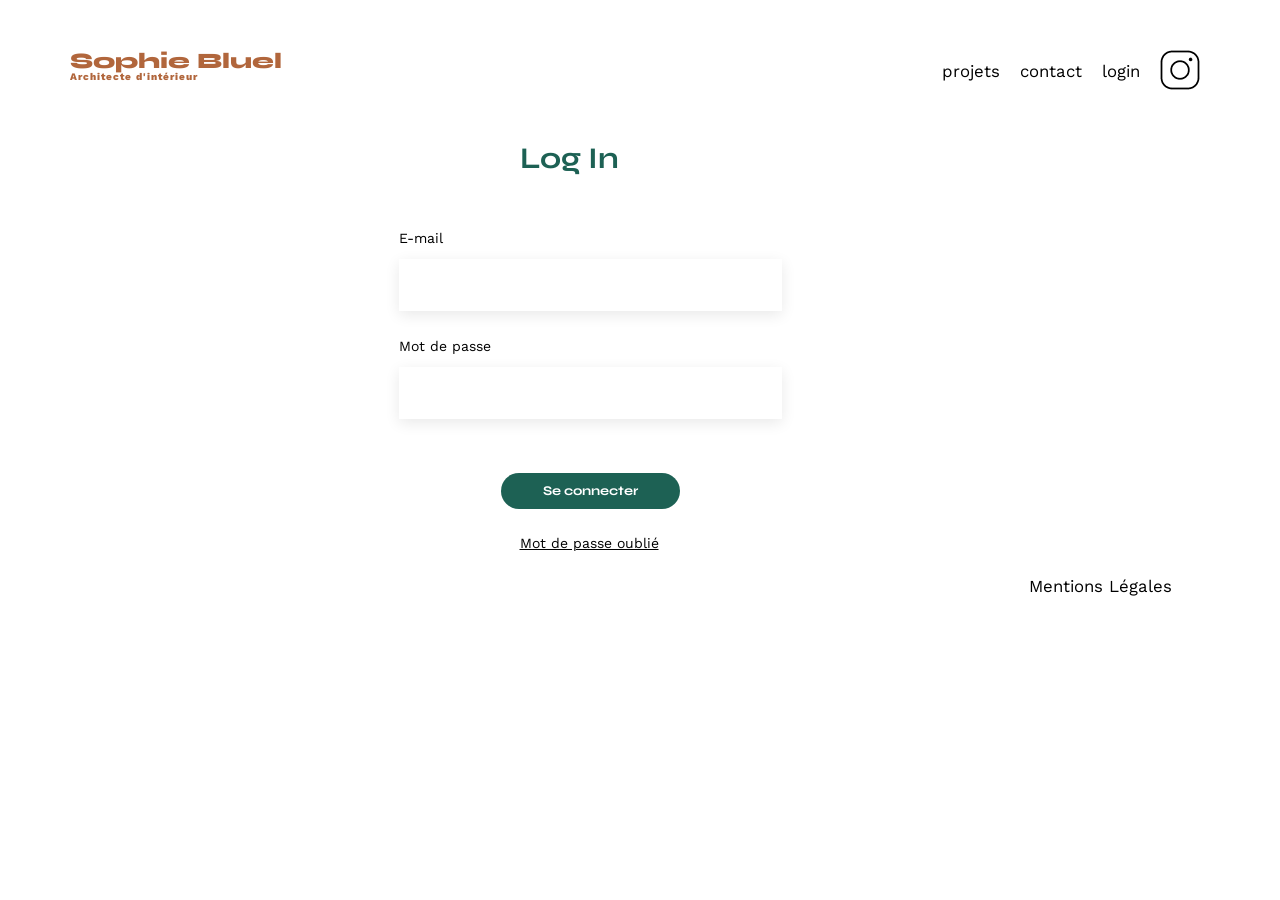
<file: FrontEnd/login.html>
<!DOCTYPE html>
<html lang="en">

<head>
    <meta charset="UTF-8">
    <meta http-equiv="X-UA-Compatible" content="IE=edge">
    <meta name="viewport" content="width=device-width, initial-scale=1.0">
    <link rel="stylesheet" href="./assets/style.css">
    <link href="https://fonts.googleapis.com/css2?family=Syne:wght@700;800&family=Work+Sans&display=swap"
        rel="stylesheet">
    <title>Document</title>
</head>

<body>
    <header>
        <h1>Sophie Bluel <span>Architecte d'intérieur</span></h1>
        <nav>
			<ul>
				<li><a class="no-underline" href="./index.html"> projets</a></li>
				<li>contact</li>
				<li><a class="no-underline" href="./login.html">login</a> </li>
				<li><img src="./assets/icons/instagram.png" alt="Instagram"></li>
			</ul>
		</nav>
    </header>
    <main>
            <h2 class="login-title">Log In</h2>
            <div id="contact">
            <form method="POST">
                <label for="email">E-mail</label>
                <input type="email" name="email" id="email">
                <label for="password">Mot de passe</label>
                <input type="password" name="password" id="password">
                <br> <br><p class="erreur-msg"></p>
                <input type="submit" value="Se connecter" class="connect">
            </form>
        </div>
        <a class="mdp" href="#">Mot de passe oublié</a>

    </main>

    
	<footer>
		<nav>
			<ul>
				<li>Mentions Légales</li>
			</ul>
		</nav>
	</footer>
    <script type="module" src="./login.js"></script>
</body>

</html>
</file>
<file: FrontEnd/assets/style.css>
/* http://meyerweb.com/eric/tools/css/reset/
   v2.0 | 20110126
   License: none (public domain)
*/

html,
body,
div,
span,
applet,
object,
iframe,
h1,
h2,
h3,
h4,
h5,
h6,
p,
blockquote,
pre,
a,
abbr,
acronym,
address,
big,
cite,
code,
del,
dfn,
em,
img,
ins,
kbd,
q,
s,
samp,
small,
strike,
strong,
sub,
sup,
tt,
var,
b,
u,
i,
center,
dl,
dt,
dd,
ol,
ul,
li,
fieldset,
form,
label,
legend,
table,
caption,
tbody,
tfoot,
thead,
tr,
th,
td,
article,
aside,
canvas,
details,
embed,
figure,
figcaption,
footer,
header,
hgroup,
menu,
nav,
output,
ruby,
section,
summary,
time,
mark,
audio,
video {
	margin: 0;
	padding: 0;
	border: 0;
	font-size: 100%;
	font: inherit;
	vertical-align: baseline;
	scroll-behavior: smooth;
}

/* HTML5 display-role reset for older browsers */
article,
aside,
details,
figcaption,
figure,
footer,
header,
hgroup,
menu,
nav,
section {
	display: block;
}

body {
	line-height: 1;
}


ol,
ul {
	list-style: none;
	text-decoration: none;
}

blockquote,
q {
	quotes: none;
}

blockquote:before,
blockquote:after,
q:before,
q:after {
	content: '';
	content: none;
}

table {
	border-collapse: collapse;
	border-spacing: 0;
}

/** end reset css**/

body {
	max-width: 1140px;
	margin: auto;
	font-family: 'Work Sans';
	font-size: 14px;
}

header {
	display: flex;
	justify-content: space-between;
	margin: 50px 0
}

section {
	margin: 50px 0
}

h1 {
	display: flex;
	flex-direction: column;
	font-family: 'Syne';
	font-size: 22px;
	font-weight: 800;
	color: #B1663C
}

h1>span {
	font-family: 'Work Sans';
	font-size: 10px;
	letter-spacing: 0.1em;
	;
}

h2 {
	font-family: 'Syne';
	font-weight: 700;
	font-size: 30px;
	color: #1D6154;
}

.login-title {
	margin-left: 250px;
}

.mdp {
	margin-left: 250px;
}

.erreur-msg {
	margin-left: 40px;
	color: rgb(212, 37, 37);
	font-weight: 600;
}

nav ul {
	display: flex;
	align-items: center;
}

nav li {
	padding: 0 10px;
	font-size: 1.2em;
}

li:hover {
	color: #B1663C;
}

#introduction {
	display: flex;
	align-items: center;
}

#introduction figure {
	flex: 1
}

.girl-picture {
	display: block;
	width: 90%;
}

#introduction article {
	flex: 1
}

#introduction h2 {
	margin-bottom: 1em;
}

#introduction p {
	margin-bottom: 0.5em;
}

#portfolio h2 {
	text-align: center;
}

.gallery {
	width: 100%;
	display: grid;
	grid-template-columns: 1fr 1fr 1fr;
	grid-column-gap: 20px;
	grid-row-gap: 20px;
}

.gallery img {
	width: 100%;

}

main {
	width: 65%;
	margin: auto;
	display: flex;
	flex-direction: column;

}

#contact {
	width: 65%;
	margin: auto;
	display: flex;
	align-items: start;
	flex-direction: column;
	text-align: center;
}

#contact h2 {
	margin-bottom: 20px;
}

#contact form {
	text-align: left;
	margin-top: 30px;
	flex-direction: column;
	display: flex;
}

#email,
#password {
	height: 50px;
	width: 379px;
	font-size: 1.2em;
	border: none;
	box-shadow: 0px 4px 14px rgba(0, 0, 0, 0.09);
}

#contact label {
	margin: 2em 0 1em 0;
}

#contact textarea {
	border: none;
	box-shadow: 0px 4px 14px rgba(0, 0, 0, 0.09);
}

input[type="submit"] {
	font-family: 'Syne';
	font-weight: 700;
	color: white;
	background-color: #1D6154;
	margin: 2em auto;
	width: 179px;
	height: 36px;
	border-radius: 60px;
	display: flex;
	text-align: center;
	justify-content: center;
	border: none;
}

input:focus {
	outline: none;
}

footer nav ul {
	display: flex;
	justify-content: flex-end;
	margin: 2em
}


.allBtn {
	display: flex;
	align-items: center;
	justify-content: center;
	width: 100%;
	height: 37px;
	margin-bottom: 60px;
}

.btn {
	font-family: Syne;
	color: #1D6154;
	display: flex;
	align-items: center;
	justify-content: center;
	border: #1D6154 solid 1px;
	border-radius: 20px;
	margin: 51px 10px 0 10px;
	padding: 9px 11px;
	background-color: white;
}


.active {
	background-color: #1D6154;
	color: white;
}


a {
	display: flex;
	color: black;
}

.no-underline  {
	text-decoration: none;
}

.no-underline:hover {
	color: #B1663C;
}





/* Banner + publier les changements */
.banner {
	display: none;
	justify-content: center;
	align-items: center;
	background: black;
	height: 59px;
	width: 1440px;
	margin-left: -150px;
}

.publish {
	display: flex;
	justify-content: center;
	align-items: center;
	color: black;
	height: 38px;
	width: 216px;
	border-radius: 60px;
	margin-left: 20px;
	border: none;
}

/* Mode edition top */
.mode-edition-top {
	display: flex;
	justify-content: center;
	align-items: center;
	flex-direction: row;
}

.text-top {
	cursor: pointer;
	color: white;
	border: none;
	background-color: black;
	font-family: Work Sans;
	font-size: 15px;
	font-weight: 400;
	text-align: center;
}

.logo-top {
	height: 19px;
	margin-right: 12px;
	cursor: pointer;
}

/* Modifier */
.modifier-container {
	display: none;
	justify-content: center;
	align-items: center;
	width: 28%;
	flex-direction: row;
	margin-top: 15px;
	margin-bottom: 19px;
}

.modifier {
	display: flex;
	cursor: pointer;
	color: rgb(0, 0, 0);
	border: none;
	background-color: rgb(255, 255, 255);
	font-family: Work Sans;
	font-size: 14px;
	font-weight: 400;
	text-align: center;
}

.logo-black {
	display: flex;
	justify-content: center;
	align-items: center;
	height: 14px;
	margin-right: 12px;
	cursor: pointer;
}

/* modifier projets */
.projets-container {
	display: flex;
	justify-content: center;
	align-items: center;
	flex-direction: row;
}

.modifier-projets-container {
	display: none;
	justify-content: center;
	align-items: center;
	flex-direction: row;
	margin-left: 31px;
}

/* MODALE 1*/

.logobin {
	position: absolute;
	right: 5%;
	top: 5%;
}

figcaption {
	color: black
}

.img-container {
	display: flex;
	flex-direction: row;
	width: 60%;
	flex-wrap: wrap;
	height: 60%;
	overflow:auto;
	justify-content: flex-start;
	margin-bottom: 30px;
}
.img-container::-webkit-scrollbar {
	width: 10px;
  }

  /* Track */
  .img-container::-webkit-scrollbar-track {
	background: #d3d3d3; 
	border-radius: 20px;
  }
   
  /* Handle */
  .img-container::-webkit-scrollbar-thumb {
	background: #1D6154; 
	border-radius: 20px;
  }

.img-modal {
	height: 104.07979583740234px;
	width: 78.12284851074219px;
}

.element-modal {
	position: relative;
	height: 120px;
	margin-left: 5px;
	margin-right: 5px;
	margin-top: 12px;
}

.modal-container {
	visibility: hidden;
	position: fixed;
	top: 0;
	left: 0;
	height: 100%;
	width: 100%;
	background-color: #4646464d;
}

.modal-container2 {
	visibility: hidden;
	position: fixed;
	top: 0;
	left: 0;
	height: 100%;
	width: 100%;
	background-color: #4646464d;
}

.modal-container2.active {
	visibility: visible;
}

.modal-container.active {
	visibility: visible;
}


.modal {
	opacity: 0;
	height: 731px;
	width: 630px;
	left: 50%;
	top: 50%;
	padding: 30px;
	background: #fff;
	border-radius: 10px;
	position: relative;
	display: flex;
	flex-direction: column;
	align-items: center;
}

.modal2 {
	opacity: 0;
	display: flex;
	flex-direction: column;
	align-items: center;
	height: 670px;
	width: 630px;
	border-radius: 10px;
	left: 50%;
	top: 50%;
	padding: 30px;
	background: #fff;
	border-radius: 10px;
	position: relative;

}

.modal-container.active .modal {
	opacity: 1;
	transform: translate(-50%, -50%);
}

.modal-container2.active .modal2 {
	opacity: 1;
	transform: translate(-50%, -50%);
}

.modal-close {
	padding: 8px 10px;
	border: none;
	font-size: 18px;
	position: absolute;
	top: 20px;
	right: 20px;
	cursor: pointer;
	background-color: #fff;
	color: #000000;
}

.modalTitle {
	margin-top: 40px;
	margin-bottom: 36px;
	font-weight: 500;
	font-family: Work Sans;
	font-size: 26px;
	font-weight: 400;
	line-height: 30px;
	letter-spacing: 0em;
	text-align: center;
	color: black;
}

.delete-gallery {
	display: flex;
	justify-content: center;
	align-items: center;
	color: #D65353;
	font-family: Syne;
	font-size: 14px;
	font-weight: 400;
	line-height: 17px;
	letter-spacing: 0em;
	text-align: center;

}

.addpicture {
	display: block;
	margin: 24px auto;
	background-color: #1D6154;
	border-radius: 60px;
	border: none;
	color: white;
	font-family: 'Syne';
	font-style: normal;
	font-weight: 700;
	font-size: 14px;
	line-height: 17px;
	cursor: pointer;
	height: 36px;
	width: 237px;
	border-radius: 60px;

}

.trait-container {
	display: flex;
	justify-content: center;
	width: 100%;
}

.trait {
	display: flex;
	width: 420px;
	height: 0px;
	left: 510px;
	top: 1229px;
	border: 1px solid #B3B3B3;
}

/* MODALE 2 */


.valider {
	margin-left: 90px;
	display: flex;
	justify-content: center;
	align-items: center;
	background: #A7A7A7;
	color: white;
	font-family: Syne;
	font-size: 14px;
	font-weight: 700;
	text-align: center;
	height: 36px;
	width: 237px;
	border-radius: 60px;
	border: none;
	margin-top: 32px;
}

.arrowback {
	position: absolute;
	left: 20px;
	top: 20px;
	background-color: #fff;
	border: none;
	cursor: pointer;
}

.ajout-picture {
	background: #E8F1F6;
	width: 70%;
	display: flex;
	flex-direction: column;
	align-items: center;
	justify-content: center;
	position: relative;
}

.ajout-picture p {

	color: #000000;
	font-family: Work Sans;
	font-size: 10px;
	font-weight: 400;
	line-height: 12px;
	letter-spacing: 0em;
	text-align: center;
	margin-bottom: 19px;
}

.icon-picture{
	margin-top: 28px;
	height: 46px;
	width: 58px;
}

.label-addpic {
	margin-top: 31px;
	display: flex;
	align-items: center;
	justify-content: center;
	height: 36px;
	width: 173px;
	border-radius: 50px;
	background-color: #CBD6DC;
	color: #306685;
	font-family: Work Sans;
	font-size: 14px;
	font-weight: 500;
	line-height: 16px;
}

.input-addpic{
	visibility: hidden;
}

.form-container {
	display: flex;
	flex-direction: column;
}


.form-container label {
	color: black;
	display: flex;
	font-family: Work Sans;
	font-size: 14px;
	font-weight: 500;
	line-height: 16px;
	text-align: left;
	margin-top: 30px;
	margin-bottom: 10px;
}

.form-container input{
	height: 51px;
	width: 420px;
	background: #FFFFFF;
	box-shadow: 0px 4px 14px rgba(0, 0, 0, 0.09);
	border:none;
}

.form-container select{
	height: 51px;
	width: 420px;
	margin-bottom: 40px;
	background: #FFFFFF;
	box-shadow: 0px 4px 14px rgba(0, 0, 0, 0.09);
	border:none;

}

.preview-image{
	visibility: hidden;
	position: absolute;
	width: 200px;
	height: 194px;
	z-index: 50;
	background-color: #fff;
}

.preview-image img{
width: 100%;
height: 100%;
z-index: 60;
background-color: #ffffff;
}

.msg-error{
	color:red;
	margin-top: 20px;
}

.selectcategory{
	font-family: 'Work Sans';
	font-size: 10px;
}
</file>
